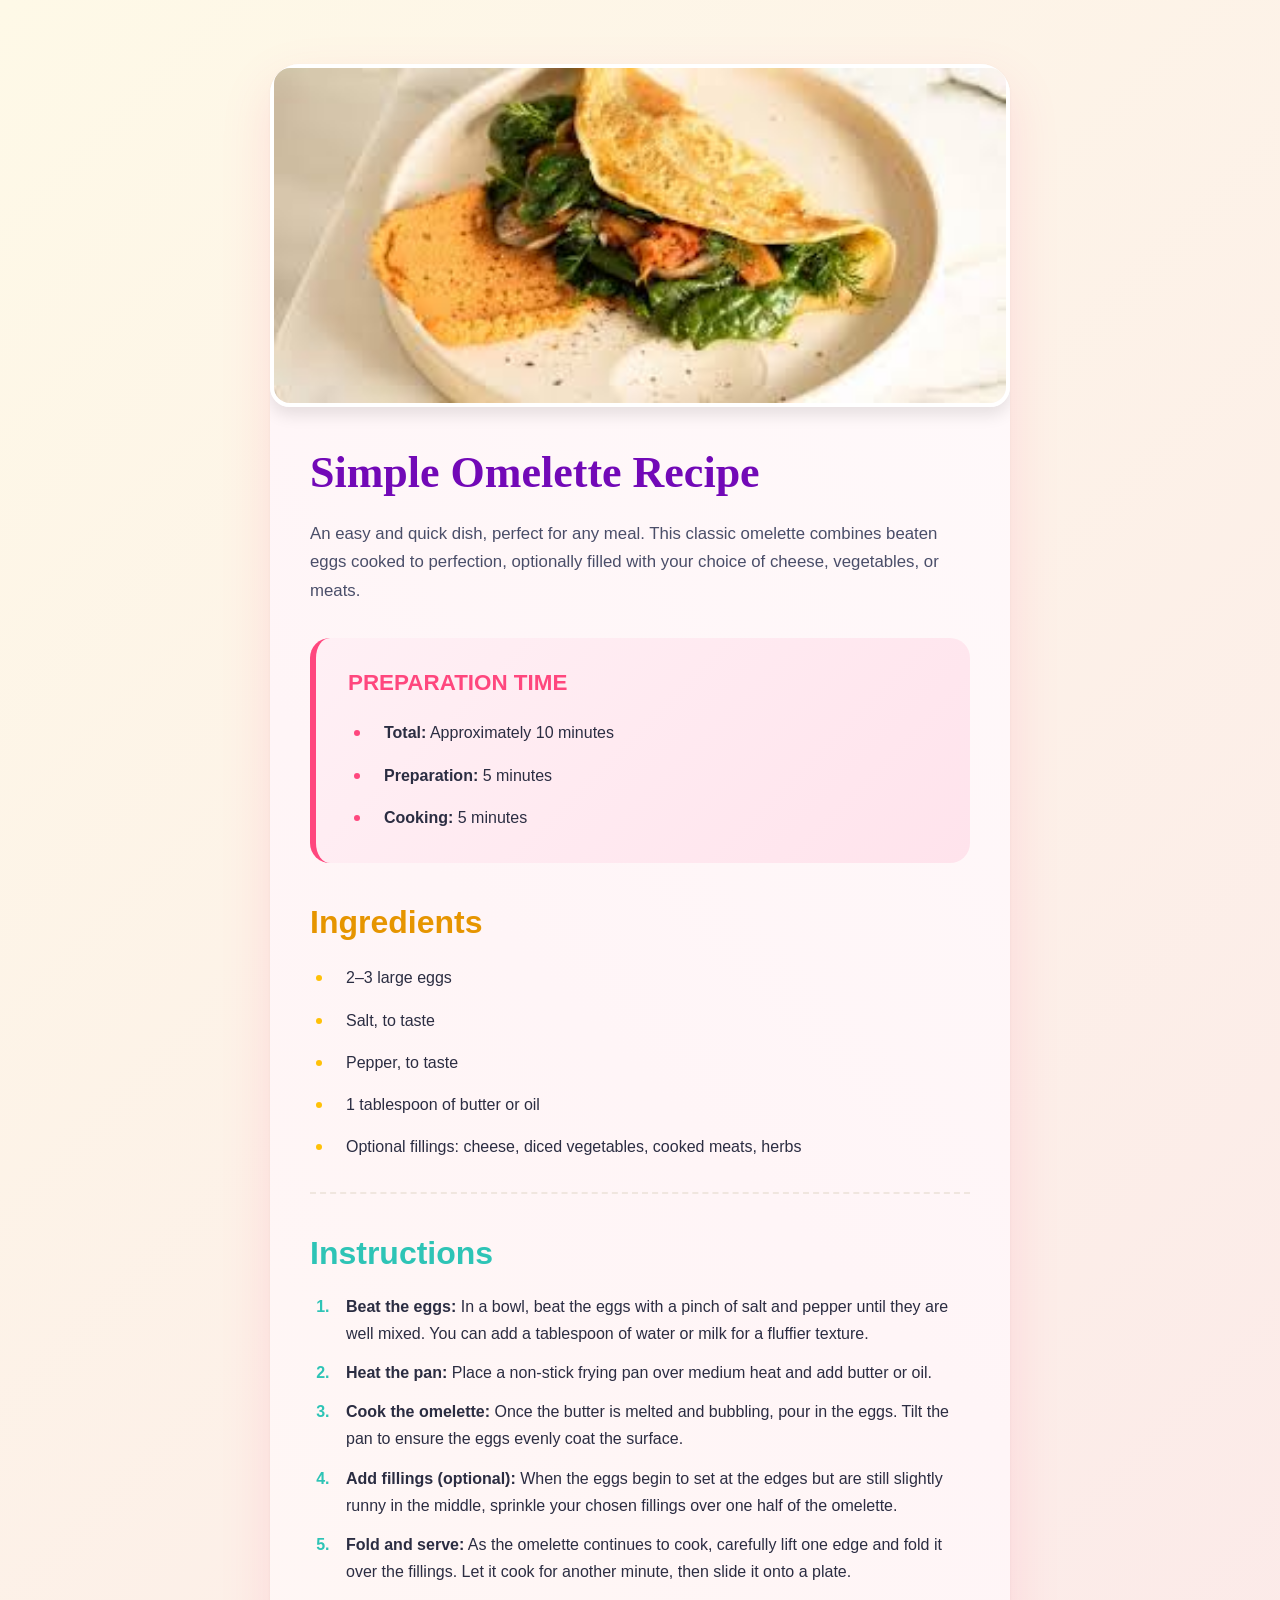
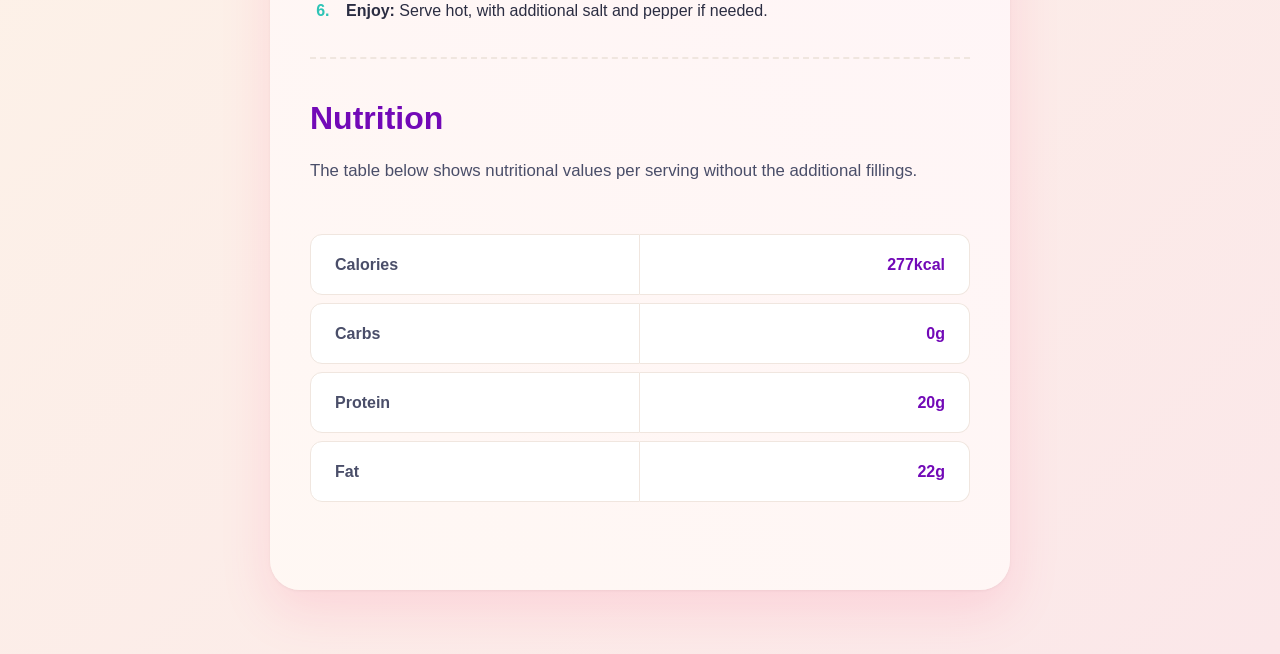
<file: index.html>
<!DOCTYPE html>
<html lang="en">

<head>
  <meta charset="UTF-8">
  <meta name="viewport" content="width=device-width, initial-scale=1.0">

  <meta
    name="description"
    content="A simple and delicious omelette recipe with preparation time, ingredients, instructions, and nutrition information."
  >

  <title>Simple Omelette Recipe</title>

  <link rel="stylesheet" href="./omelette.css">
</head>

<body>

  <main class="card">

    <figure class="recipe-image">
      <img
        src="./images.png"
        alt="A simple omelette served on a plate"
      >
    </figure>


    <article class="container">

      <header class="recipe-header">
        <h1>Simple Omelette Recipe</h1>

        <p>
          An easy and quick dish, perfect for any meal. This classic omelette
          combines beaten eggs cooked to perfection, optionally filled with
          your choice of cheese, vegetables, or meats.
        </p>
      </header>


      <section class="preparation" aria-labelledby="preparation-title">

        <h2 id="preparation-title">
          Preparation time
        </h2>

        <ul>
          <li>
            <strong>Total:</strong>
            Approximately 10 minutes
          </li>

          <li>
            <strong>Preparation:</strong>
            5 minutes
          </li>

          <li>
            <strong>Cooking:</strong>
            5 minutes
          </li>
        </ul>

      </section>


      <section class="ingredient" aria-labelledby="ingredients-title">

        <h2 id="ingredients-title">
          Ingredients
        </h2>

        <ul>
          <li>2–3 large eggs</li>
          <li>Salt, to taste</li>
          <li>Pepper, to taste</li>
          <li>1 tablespoon of butter or oil</li>
          <li>
            Optional fillings: cheese, diced vegetables,
            cooked meats, herbs
          </li>
        </ul>

      </section>


      <section class="instruction" aria-labelledby="instructions-title">

        <h2 id="instructions-title">
          Instructions
        </h2>

        <ol>
          <li>
            <strong>Beat the eggs:</strong>
            In a bowl, beat the eggs with a pinch of salt and pepper
            until they are well mixed. You can add a tablespoon of
            water or milk for a fluffier texture.
          </li>

          <li>
            <strong>Heat the pan:</strong>
            Place a non-stick frying pan over medium heat and add
            butter or oil.
          </li>

          <li>
            <strong>Cook the omelette:</strong>
            Once the butter is melted and bubbling, pour in the eggs.
            Tilt the pan to ensure the eggs evenly coat the surface.
          </li>

          <li>
            <strong>Add fillings (optional):</strong>
            When the eggs begin to set at the edges but are still
            slightly runny in the middle, sprinkle your chosen
            fillings over one half of the omelette.
          </li>

          <li>
            <strong>Fold and serve:</strong>
            As the omelette continues to cook, carefully lift one edge
            and fold it over the fillings. Let it cook for another
            minute, then slide it onto a plate.
          </li>

          <li>
            <strong>Enjoy:</strong>
            Serve hot, with additional salt and pepper if needed.
          </li>
        </ol>

      </section>


      <section class="nutrition" aria-labelledby="nutrition-title">

        <h2 id="nutrition-title">
          Nutrition
        </h2>

        <p>
          The table below shows nutritional values per serving
          without the additional fillings.
        </p>

        <table class="nutrition-table">

          <caption class="sr-only">
            Nutritional values per serving
          </caption>

          <tbody>
            <tr>
              <th scope="row">Calories</th>
              <td class="value">277kcal</td>
            </tr>

            <tr>
              <th scope="row">Carbs</th>
              <td class="value">0g</td>
            </tr>

            <tr>
              <th scope="row">Protein</th>
              <td class="value">20g</td>
            </tr>

            <tr>
              <th scope="row">Fat</th>
              <td class="value">22g</td>
            </tr>
          </tbody>

        </table>

      </section>

    </article>

  </main>

</body>

</html>
</file>
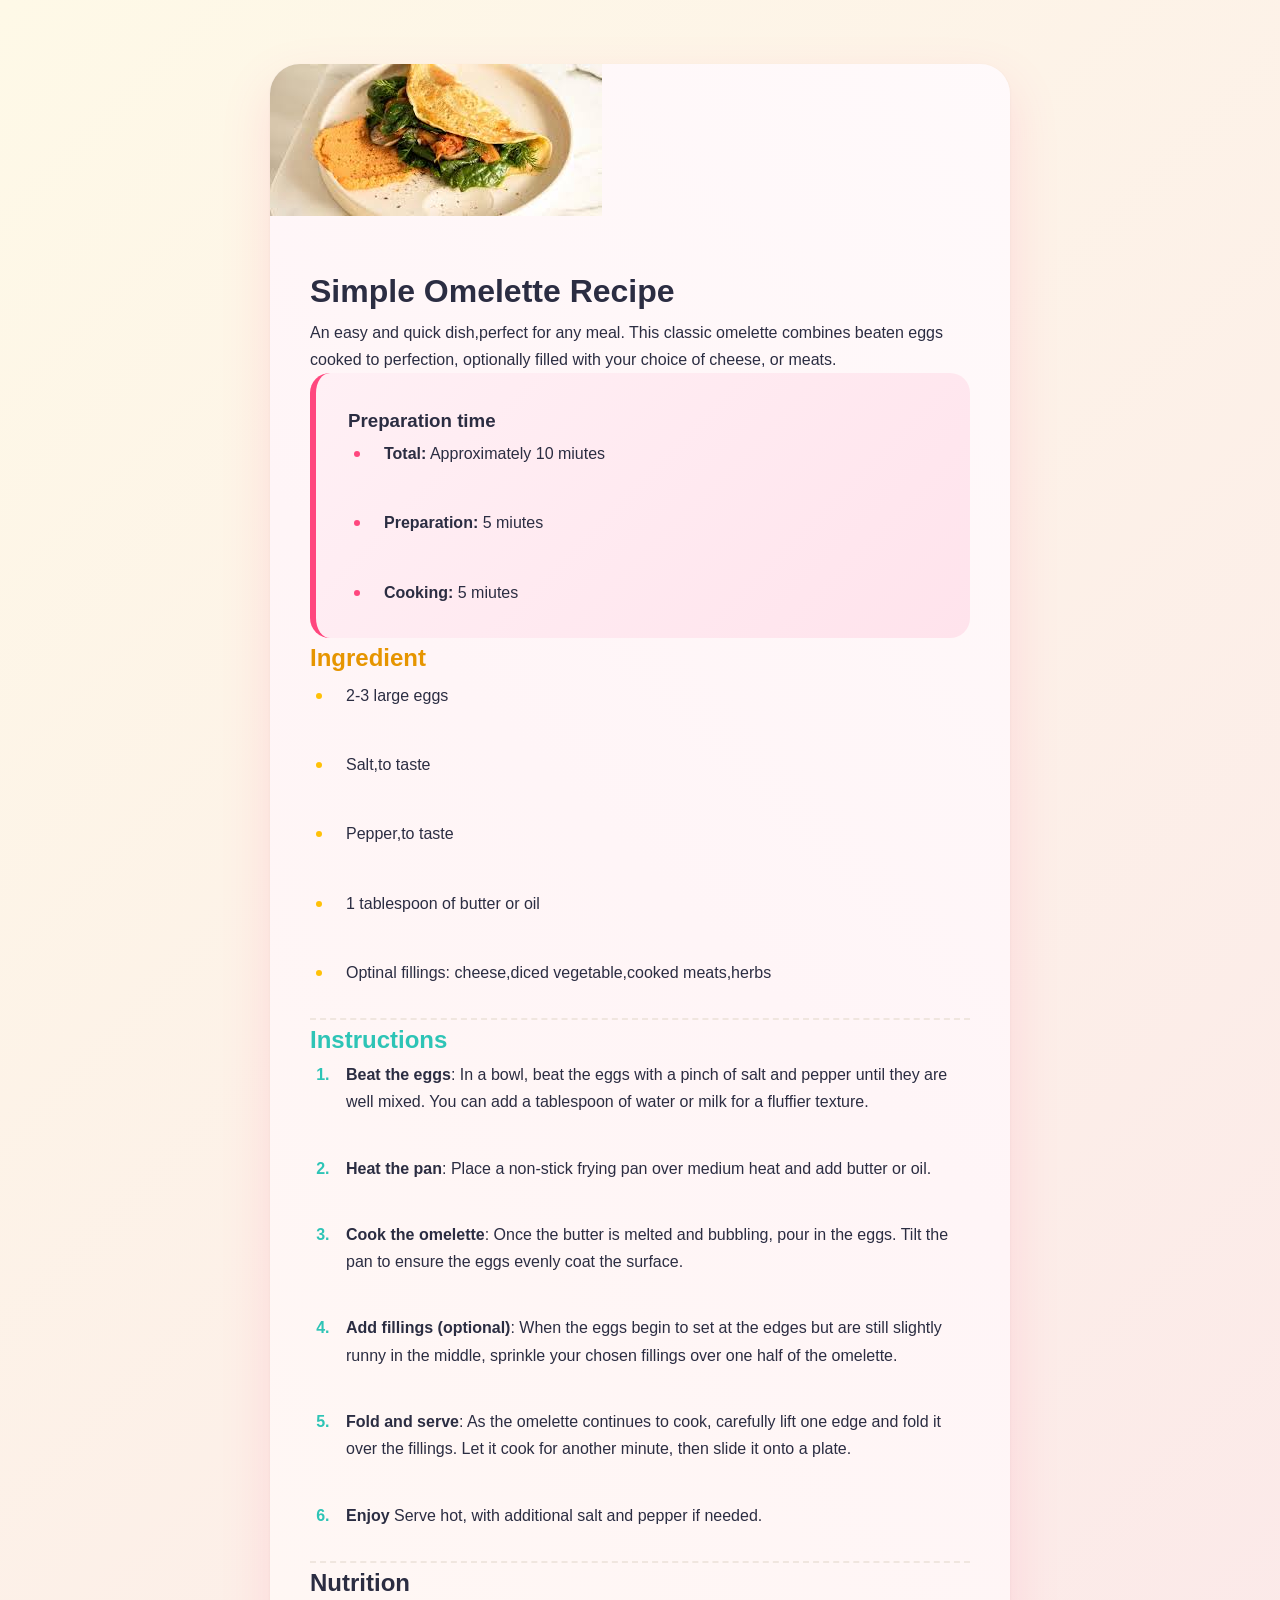
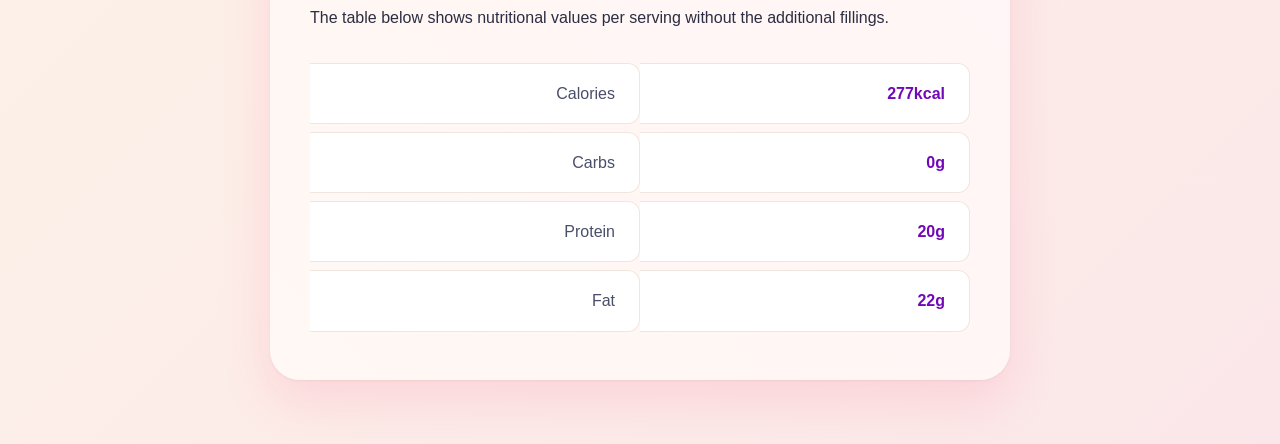
<file: menu.html>
<!DOCTYPE html>
<html lang="fr">
  <head>
    <meta charset="UTF-8"> 
      <meta name="viewport" content="width=device-width, initial-scale=1.0">
    <title>Simple Omelette Recipe</title>
    <link href="omelette.css" rel="stylesheet">
  </head>
<body>
    <div class="card">
        <img src="images.png" alt="omelette plate">
        <div class="container">
            <h1>Simple Omelette Recipe</h1>
            <p> An easy and quick dish,perfect for any meal. This classic omelette combines beaten eggs cooked to perfection, optionally filled with your choice of cheese, or meats.</p>
    
            <div class="preparation">
                <h3>Preparation time</h3>
                <ul>
                    <li><strong>Total:</strong> Approximately 10 miutes</li><br>
                    <li><strong>Preparation:</strong> 5 miutes</li><br>
                    <li><strong>Cooking:</strong> 5 miutes</li>
                </ul>
            </div>
            <div class="ingredient">
                <h2>Ingredient</h2>
                <ul>
                    <li>2-3 large eggs</li><br>
                    <li>Salt,to taste</li><br>
                    <li>Pepper,to taste</li><br>
                    <li>1 tablespoon of butter or oil</li><br>
                    <li>Optinal fillings: cheese,diced vegetable,cooked meats,herbs</li>
                </ul>
            </div>
            <div class="instruction">
                <h2>Instructions</h2>
                <ol>
                    <li><strong> Beat the eggs</strong>: In a bowl, beat the eggs with a pinch of salt and pepper until they are well mixed. 
                        You can add a tablespoon of water or milk for a fluffier texture.
                    </li><br>
                    <li><strong>Heat the pan</strong>: Place a non-stick frying pan over medium heat and add butter or oil.</li><br>
                    <li><strong>Cook the omelette</strong>: Once the butter is melted and bubbling, pour in the eggs. Tilt the pan to ensure the eggs evenly coat the surface.</li><br>
                    <li><strong>Add fillings (optional)</strong>: When the eggs begin to set at the edges but are still 
                        slightly runny in the middle, sprinkle your chosen fillings over one half of the omelette.
                    </li><br>
                    <li><strong>Fold and serve</strong>: As the omelette continues to cook, carefully lift one edge and fold it over the fillings.
                        Let it cook for another minute, then slide it onto a plate.
                    </li><br>
                    <li><strong>Enjoy</strong> Serve hot, with additional salt and pepper if needed.</li>
                </ol>
            </div>
            <h2>Nutrition</h2>
            <p>The table below shows nutritional values per serving without the additional fillings.</p>
            <table class="nutrition-table">
                <tr>
                    <td>Calories</td>
                    <td class="value">277kcal</td>
                </tr>
                <tr>
                    <td>Carbs</td>
                    <td class="value">0g</td>
                </tr>
                <tr>
                    <td>Protein</td>
                    <td class="value">20g</td>
                </tr>
                <tr>
                    <td>Fat</td>
                    <td class="value">22g</td>
                </tr>
            </table>
        </div>
    </div>
</body>
</html>
</file>
<file: omelette.css>
:root {
  --bg-gradient: linear-gradient(135deg, #fef9e7 0%, #fbe7e9 100%);
  --card-gradient: linear-gradient(45deg, #ffffff, #fffaf0, #fff5f7, #ffffff);

  --accent-yellow: #ffc107;
  --accent-pink: #ff477e;
  --accent-green: #2ec4b6;
  --accent-purple: #7209b7;

  --text-primary: #2b2d42;
  --text-secondary: #4a4e69;
  --border-color: #f0e6df;

  --font-body: "Segoe UI", Roboto, Helvetica, Arial, sans-serif;
  --font-heading: Georgia, serif;

  --radius-sm: 12px;
  --radius-md: 20px;
  --radius-lg: 30px;

  --shadow-card:
    0 20px 50px rgba(255, 71, 126, 0.15),
    0 1px 3px rgba(0, 0, 0, 0.05);

  --transition: 0.3s ease;
}

*,
*::before,
*::after {
  box-sizing: border-box;
  margin: 0;
  padding: 0;
}

html {
  scroll-behavior: smooth;
}

body {
  min-height: 100vh;
  padding: 4rem 1.5rem;
  display: flex;
  justify-content: center;
  align-items: center;

  background: var(--bg-gradient);
  color: var(--text-primary);
  font-family: var(--font-body);
  line-height: 1.7;
}

.card {
  width: min(100%, 740px);
  overflow: hidden;

  background: var(--card-gradient);
  background-size: 300% 300%;

  border-radius: var(--radius-lg);
  box-shadow: var(--shadow-card);

  animation: fluid-gradient 12s ease infinite;
  transition:
    transform var(--transition),
    box-shadow var(--transition);
}

.card:hover {
  transform: translateY(-5px);
  box-shadow: 0 25px 60px rgba(255, 71, 126, 0.25);
}

.recipe-image {
  margin: 0;
}

.recipe-image img {
  display: block;
  width: 100%;
  height: auto;

  border: 4px solid #ffffff;
  border-radius: var(--radius-md);

  box-shadow: 0 8px 16px rgba(0, 0, 0, 0.1);
}

.container {
  padding: 2.5rem;
}

.recipe-header h1 {
  margin-bottom: 1.25rem;

  color: var(--accent-purple);
  font-family: var(--font-heading);
  font-size: clamp(2.2rem, 6vw, 2.75rem);
  line-height: 1.2;
}

.recipe-header p,
.nutrition > p {
  margin-bottom: 2rem;
  color: var(--text-secondary);
  font-size: 1.05rem;
}

section {
  margin-bottom: 2.5rem;
}

section h2 {
  margin-bottom: 1.25rem;
  font-size: 2rem;
  line-height: 1.2;
}

.preparation {
  padding: 2rem;

  background: linear-gradient(135deg, #fff0f5 0%, #ffe3ec 100%);

  border-left: 6px solid var(--accent-pink);
  border-radius: var(--radius-md);
}

.preparation h2 {
  color: var(--accent-pink);
  font-size: 1.4rem;
  font-weight: 800;
  text-transform: uppercase;
}

.ingredient {
  padding-bottom: 2rem;
  border-bottom: 2px dashed var(--border-color);
}

.ingredient h2 {
  color: #e69500;
}

.instruction {
  padding-bottom: 2rem;
  border-bottom: 2px dashed var(--border-color);
}

.instruction h2 {
  color: var(--accent-green);
}

.nutrition h2 {
  color: var(--accent-purple);
}

ul,
ol {
  padding-left: 1.5rem;
}

li {
  padding-left: 0.75rem;
  margin-bottom: 0.75rem;
  color: var(--text-primary);
  line-height: 1.7;
}

li:last-child {
  margin-bottom: 0;
}

.preparation li::marker {
  color: var(--accent-pink);
  font-size: 1.2rem;
}

.ingredient li::marker {
  color: var(--accent-yellow);
  font-size: 1.2rem;
}

.instruction li::marker {
  color: var(--accent-green);
  font-weight: 700;
}

.nutrition-table {
  width: 100%;
  margin-top: 1.5rem;

  border-collapse: separate;
  border-spacing: 0 8px;
}

.nutrition-table tr {
  transition: transform 0.2s ease;
}

.nutrition-table tr:hover {
  transform: translateX(4px);
}

.nutrition-table th,
.nutrition-table td {
  width: 50%;
  padding: 1rem 1.5rem;

  background: #ffffff;
  border: 1px solid var(--border-color);

  color: var(--text-secondary);
}

.nutrition-table th {
  border-radius: var(--radius-sm) 0 0 var(--radius-sm);
  font-weight: 600;
  text-align: left;
}

.nutrition-table td {
  border-left: 0;
  border-radius: 0 var(--radius-sm) var(--radius-sm) 0;
  text-align: right;
}

.nutrition-table .value {
  color: var(--accent-purple);
  font-weight: 800;
}

.sr-only {
  position: absolute;
  width: 1px;
  height: 1px;
  padding: 0;
  margin: -1px;
  overflow: hidden;
  clip: rect(0, 0, 0, 0);
  white-space: nowrap;
  border: 0;
}

@keyframes fluid-gradient {
  0% {
    background-position: 0% 50%;
  }

  50% {
    background-position: 100% 50%;
  }

  100% {
    background-position: 0% 50%;
  }
}

@media (prefers-reduced-motion: reduce) {
  html {
    scroll-behavior: auto;
  }

  .card {
    animation: none;
    transition: none;
  }

  .card:hover {
    transform: none;
  }

  .nutrition-table tr {
    transition: none;
  }
}

@media (max-width: 650px) {
  body {
    display: block;
    padding: 0;
  }

  .card {
    min-height: 100vh;
    border-radius: 0;
    box-shadow: none;
  }

  .card:hover {
    transform: none;
    box-shadow: none;
  }

  .recipe-image img {
    border: 0;
    border-radius: 0;
    box-shadow: none;
  }

  .container {
    padding: 2rem 1.5rem 3rem;
  }

  .recipe-header h1 {
    font-size: 2.2rem;
  }

  .preparation {
    padding: 1.5rem;
  }

  .nutrition-table th,
  .nutrition-table td {
    padding: 0.9rem 1rem;
  }
}
</file>
